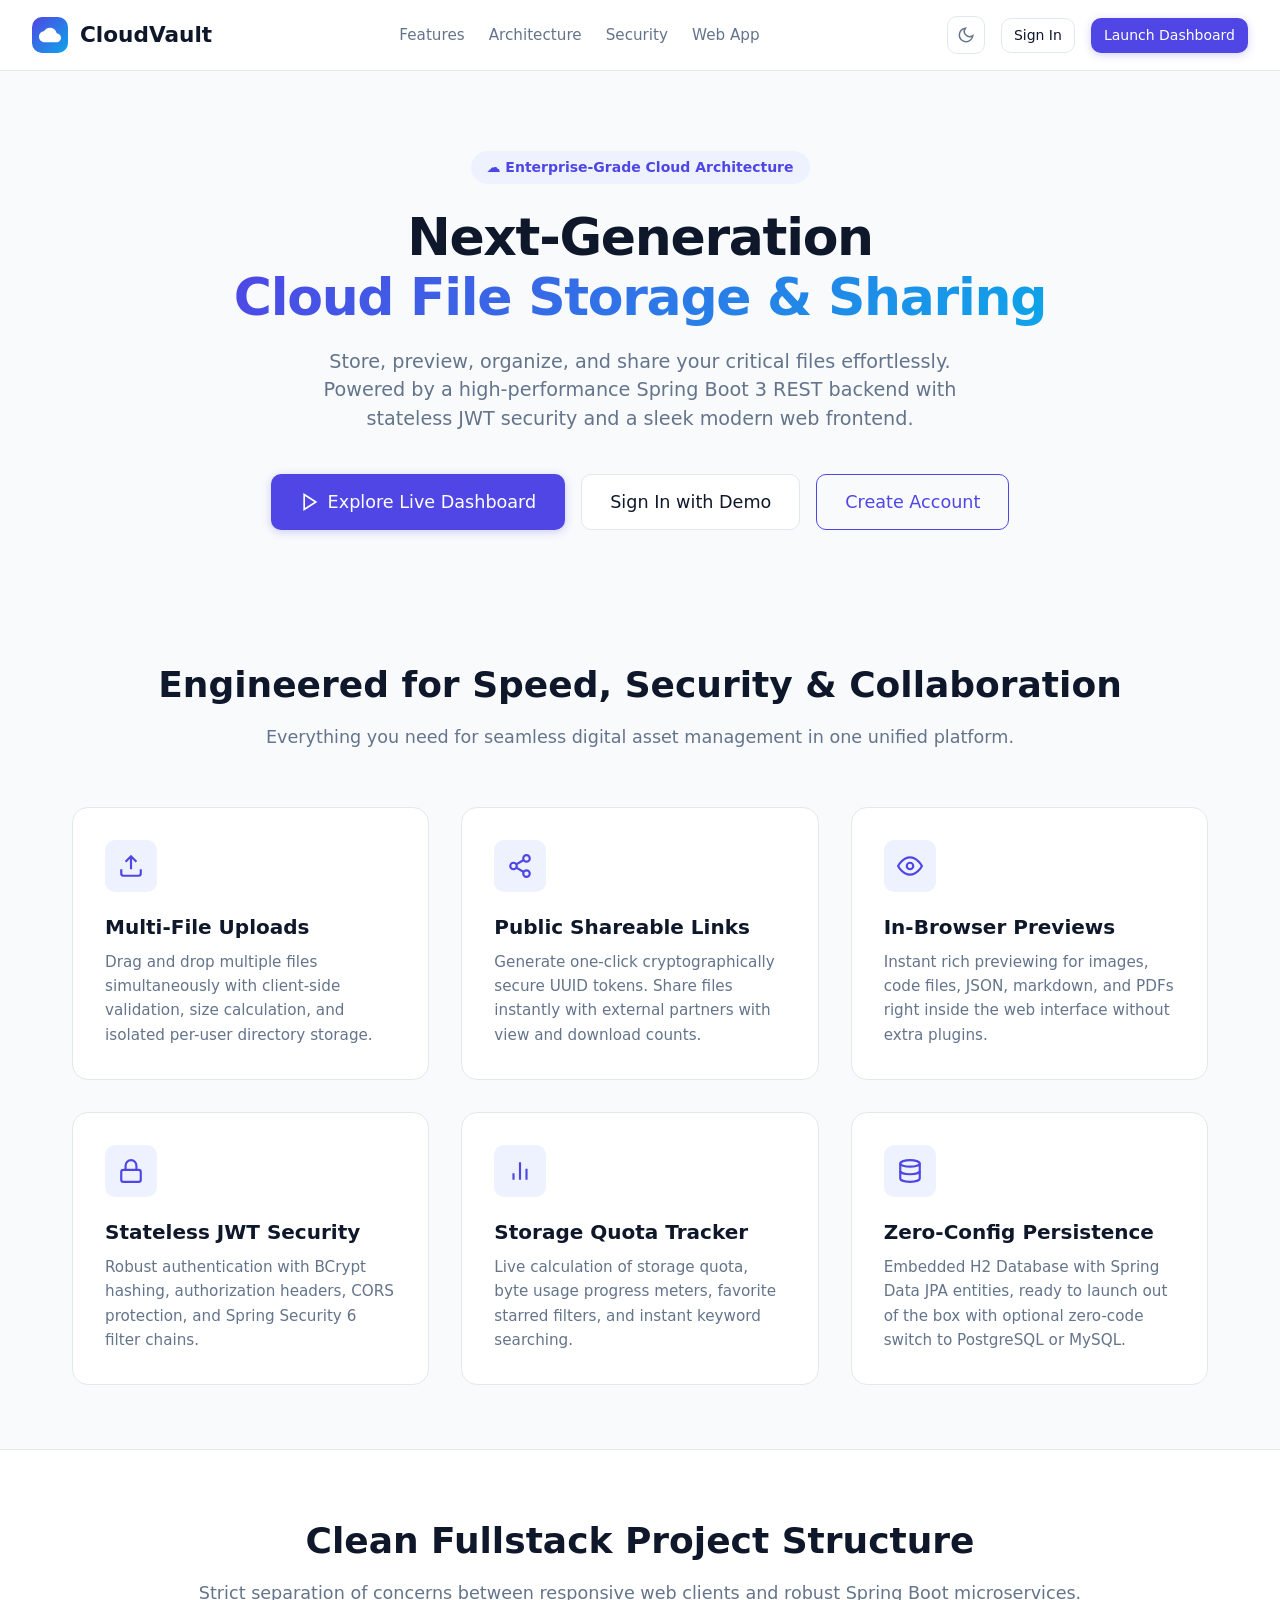
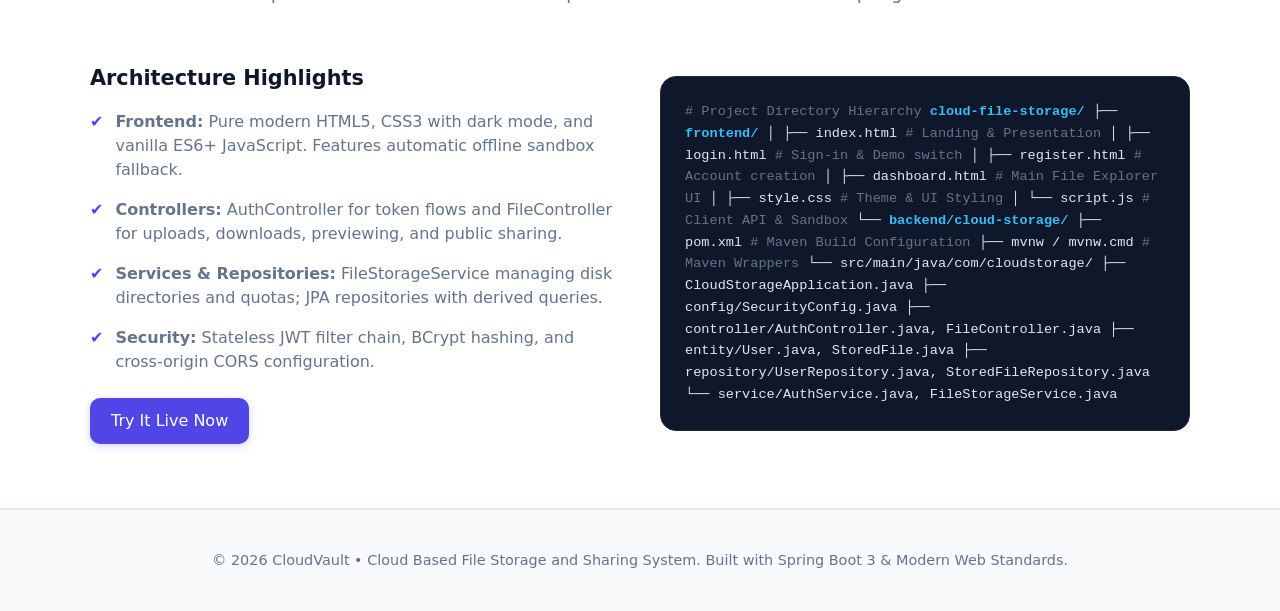
<file: index.html>
<!DOCTYPE html>
<html lang="en">
<head>
  <meta charset="UTF-8">
  <meta name="viewport" content="width=device-width, initial-scale=1.0">
  <title>CloudVault | Cloud-Based File Storage and Sharing System</title>
  <link rel="stylesheet" href="style.css">
  <link rel="icon" href="data:image/svg+xml,<svg xmlns='http://www.w3.org/2000/svg' viewBox='0 0 24 24' fill='%234f46e5'><path d='M19.35 10.04C18.67 6.59 15.64 4 12 4 9.11 4 6.6 5.64 5.35 8.04 2.34 8.36 0 10.91 0 14c0 3.31 2.69 6 6 6h13c2.76 0 5-2.24 5-5 0-2.64-2.05-4.78-4.65-4.96z'/></svg>">
</head>
<body>

  <!-- Navigation Bar -->
  <header class="navbar">
    <a href="index.html" class="nav-brand">
      <div class="brand-icon">
        <svg width="22" height="22" viewBox="0 0 24 24" fill="currentColor">
          <path d="M19.35 10.04C18.67 6.59 15.64 4 12 4 9.11 4 6.6 5.64 5.35 8.04 2.34 8.36 0 10.91 0 14c0 3.31 2.69 6 6 6h13c2.76 0 5-2.24 5-5 0-2.64-2.05-4.78-4.65-4.96z"/>
        </svg>
      </div>
      <span>CloudVault</span>
    </a>

    <ul class="nav-links">
      <li><a href="#features">Features</a></li>
      <li><a href="#architecture">Architecture</a></li>
      <li><a href="#security">Security</a></li>
      <li><a href="dashboard.html">Web App</a></li>
    </ul>

    <div class="nav-actions">
      <button id="theme-toggle-btn" class="theme-toggle" title="Toggle Dark/Light Mode">
        <svg width="18" height="18" viewBox="0 0 24 24" fill="none" stroke="currentColor" stroke-width="2">
          <path d="M21 12.79A9 9 0 1 1 11.21 3 7 7 0 0 0 21 12.79z"></path>
        </svg>
      </button>
      <a href="login.html" class="btn btn-secondary btn-sm">Sign In</a>
      <a href="dashboard.html" class="btn btn-primary btn-sm">Launch Dashboard</a>
    </div>
  </header>

  <!-- Hero Section -->
  <main>
    <section class="hero">
      <div class="hero-pill">
        <span>☁️ Enterprise-Grade Cloud Architecture</span>
      </div>

      <h1>
        Next-Generation <br>
        <span class="gradient-text">Cloud File Storage & Sharing</span>
      </h1>

      <p>
        Store, preview, organize, and share your critical files effortlessly. Powered by a high-performance Spring Boot 3 REST backend with stateless JWT security and a sleek modern web frontend.
      </p>

      <div class="hero-cta">
        <a href="dashboard.html" class="btn btn-primary btn-lg">
          <svg width="20" height="20" viewBox="0 0 24 24" fill="none" stroke="currentColor" stroke-width="2">
            <polygon points="5 3 19 12 5 21 5 3"></polygon>
          </svg>
          Explore Live Dashboard
        </a>
        <a href="login.html" class="btn btn-secondary btn-lg">Sign In with Demo</a>
        <a href="register.html" class="btn btn-outline btn-lg">Create Account</a>
      </div>
    </section>

    <!-- Key Features Section -->
    <section id="features" class="features-section">
      <div class="section-header">
        <h2>Engineered for Speed, Security & Collaboration</h2>
        <p>Everything you need for seamless digital asset management in one unified platform.</p>
      </div>

      <div class="features-grid">
        <!-- Feature 1 -->
        <div class="feature-card">
          <div class="feature-icon-wrapper">
            <svg width="26" height="26" viewBox="0 0 24 24" fill="none" stroke="currentColor" stroke-width="2">
              <path d="M21 15v4a2 2 0 0 1-2 2H5a2 2 0 0 1-2-2v-4"></path>
              <polyline points="17 8 12 3 7 8"></polyline>
              <line x1="12" y1="3" x2="12" y2="15"></line>
            </svg>
          </div>
          <h3>Multi-File Uploads</h3>
          <p>Drag and drop multiple files simultaneously with client-side validation, size calculation, and isolated per-user directory storage.</p>
        </div>

        <!-- Feature 2 -->
        <div class="feature-card">
          <div class="feature-icon-wrapper">
            <svg width="26" height="26" viewBox="0 0 24 24" fill="none" stroke="currentColor" stroke-width="2">
              <circle cx="18" cy="5" r="3"></circle>
              <circle cx="6" cy="12" r="3"></circle>
              <circle cx="18" cy="19" r="3"></circle>
              <line x1="8.59" y1="13.51" x2="15.42" y2="17.49"></line>
              <line x1="15.41" y1="6.51" x2="8.59" y2="10.49"></line>
            </svg>
          </div>
          <h3>Public Shareable Links</h3>
          <p>Generate one-click cryptographically secure UUID tokens. Share files instantly with external partners with view and download counts.</p>
        </div>

        <!-- Feature 3 -->
        <div class="feature-card">
          <div class="feature-icon-wrapper">
            <svg width="26" height="26" viewBox="0 0 24 24" fill="none" stroke="currentColor" stroke-width="2">
              <path d="M1 12s4-8 11-8 11 8 11 8-4 8-11 8-11-8-11-8z"></path>
              <circle cx="12" cy="12" r="3"></circle>
            </svg>
          </div>
          <h3>In-Browser Previews</h3>
          <p>Instant rich previewing for images, code files, JSON, markdown, and PDFs right inside the web interface without extra plugins.</p>
        </div>

        <!-- Feature 4 -->
        <div class="feature-card">
          <div class="feature-icon-wrapper">
            <svg width="26" height="26" viewBox="0 0 24 24" fill="none" stroke="currentColor" stroke-width="2">
              <rect x="3" y="11" width="18" height="11" rx="2" ry="2"></rect>
              <path d="M7 11V7a5 5 0 0 1 10 0v4"></path>
            </svg>
          </div>
          <h3>Stateless JWT Security</h3>
          <p>Robust authentication with BCrypt hashing, authorization headers, CORS protection, and Spring Security 6 filter chains.</p>
        </div>

        <!-- Feature 5 -->
        <div class="feature-card">
          <div class="feature-icon-wrapper">
            <svg width="26" height="26" viewBox="0 0 24 24" fill="none" stroke="currentColor" stroke-width="2">
              <line x1="18" y1="20" x2="18" y2="10"></line>
              <line x1="12" y1="20" x2="12" y2="4"></line>
              <line x1="6" y1="20" x2="6" y2="14"></line>
            </svg>
          </div>
          <h3>Storage Quota Tracker</h3>
          <p>Live calculation of storage quota, byte usage progress meters, favorite starred filters, and instant keyword searching.</p>
        </div>

        <!-- Feature 6 -->
        <div class="feature-card">
          <div class="feature-icon-wrapper">
            <svg width="26" height="26" viewBox="0 0 24 24" fill="none" stroke="currentColor" stroke-width="2">
              <ellipse cx="12" cy="5" rx="9" ry="3"></ellipse>
              <path d="M21 12c0 1.66-4 3-9 3s-9-1.34-9-3"></path>
              <path d="M3 5v14c0 1.66 4 3 9 3s9-1.34 9-3V5"></path>
            </svg>
          </div>
          <h3>Zero-Config Persistence</h3>
          <p>Embedded H2 Database with Spring Data JPA entities, ready to launch out of the box with optional zero-code switch to PostgreSQL or MySQL.</p>
        </div>
      </div>
    </section>

    <!-- Architecture Breakdown Section -->
    <section id="architecture" class="arch-section">
      <div class="arch-container">
        <div class="section-header">
          <h2>Clean Fullstack Project Structure</h2>
          <p>Strict separation of concerns between responsive web clients and robust Spring Boot microservices.</p>
        </div>

        <div class="arch-grid">
          <div>
            <h3 style="margin-bottom: 1rem; font-size: 1.3rem;">Architecture Highlights</h3>
            <ul style="list-style: none; display: flex; flex-direction: column; gap: 1rem; color: var(--text-muted);">
              <li style="display: flex; gap: 0.75rem;">
                <span style="color: var(--primary); font-weight: bold;">✔</span>
                <span><strong>Frontend:</strong> Pure modern HTML5, CSS3 with dark mode, and vanilla ES6+ JavaScript. Features automatic offline sandbox fallback.</span>
              </li>
              <li style="display: flex; gap: 0.75rem;">
                <span style="color: var(--primary); font-weight: bold;">✔</span>
                <span><strong>Controllers:</strong> AuthController for token flows and FileController for uploads, downloads, previewing, and public sharing.</span>
              </li>
              <li style="display: flex; gap: 0.75rem;">
                <span style="color: var(--primary); font-weight: bold;">✔</span>
                <span><strong>Services & Repositories:</strong> FileStorageService managing disk directories and quotas; JPA repositories with derived queries.</span>
              </li>
              <li style="display: flex; gap: 0.75rem;">
                <span style="color: var(--primary); font-weight: bold;">✔</span>
                <span><strong>Security:</strong> Stateless JWT filter chain, BCrypt hashing, and cross-origin CORS configuration.</span>
              </li>
            </ul>
            <div style="margin-top: 1.5rem;">
              <a href="dashboard.html" class="btn btn-primary">Try It Live Now</a>
            </div>
          </div>

          <div class="code-box">
<span class="comment"># Project Directory Hierarchy</span>
<span class="highlight">cloud-file-storage/</span>
├── <span class="highlight">frontend/</span>
│   ├── index.html       <span class="comment"># Landing & Presentation</span>
│   ├── login.html       <span class="comment"># Sign-in & Demo switch</span>
│   ├── register.html    <span class="comment"># Account creation</span>
│   ├── dashboard.html   <span class="comment"># Main File Explorer UI</span>
│   ├── style.css        <span class="comment"># Theme & UI Styling</span>
│   └── script.js        <span class="comment"># Client API & Sandbox</span>
└── <span class="highlight">backend/cloud-storage/</span>
    ├── pom.xml          <span class="comment"># Maven Build Configuration</span>
    ├── mvnw / mvnw.cmd  <span class="comment"># Maven Wrappers</span>
    └── src/main/java/com/cloudstorage/
        ├── CloudStorageApplication.java
        ├── config/SecurityConfig.java
        ├── controller/AuthController.java, FileController.java
        ├── entity/User.java, StoredFile.java
        ├── repository/UserRepository.java, StoredFileRepository.java
        └── service/AuthService.java, FileStorageService.java
          </div>
        </div>
      </div>
    </section>
  </main>

  <!-- Footer -->
  <footer style="padding: 2.5rem 2rem; border-top: 1px solid var(--border); text-align: center; color: var(--text-muted); font-size: 0.9rem;">
    <p>&copy; 2026 CloudVault &bull; Cloud Based File Storage and Sharing System. Built with Spring Boot 3 & Modern Web Standards.</p>
  </footer>

  <script src="script.js"></script>
</body>
</html>
</file>
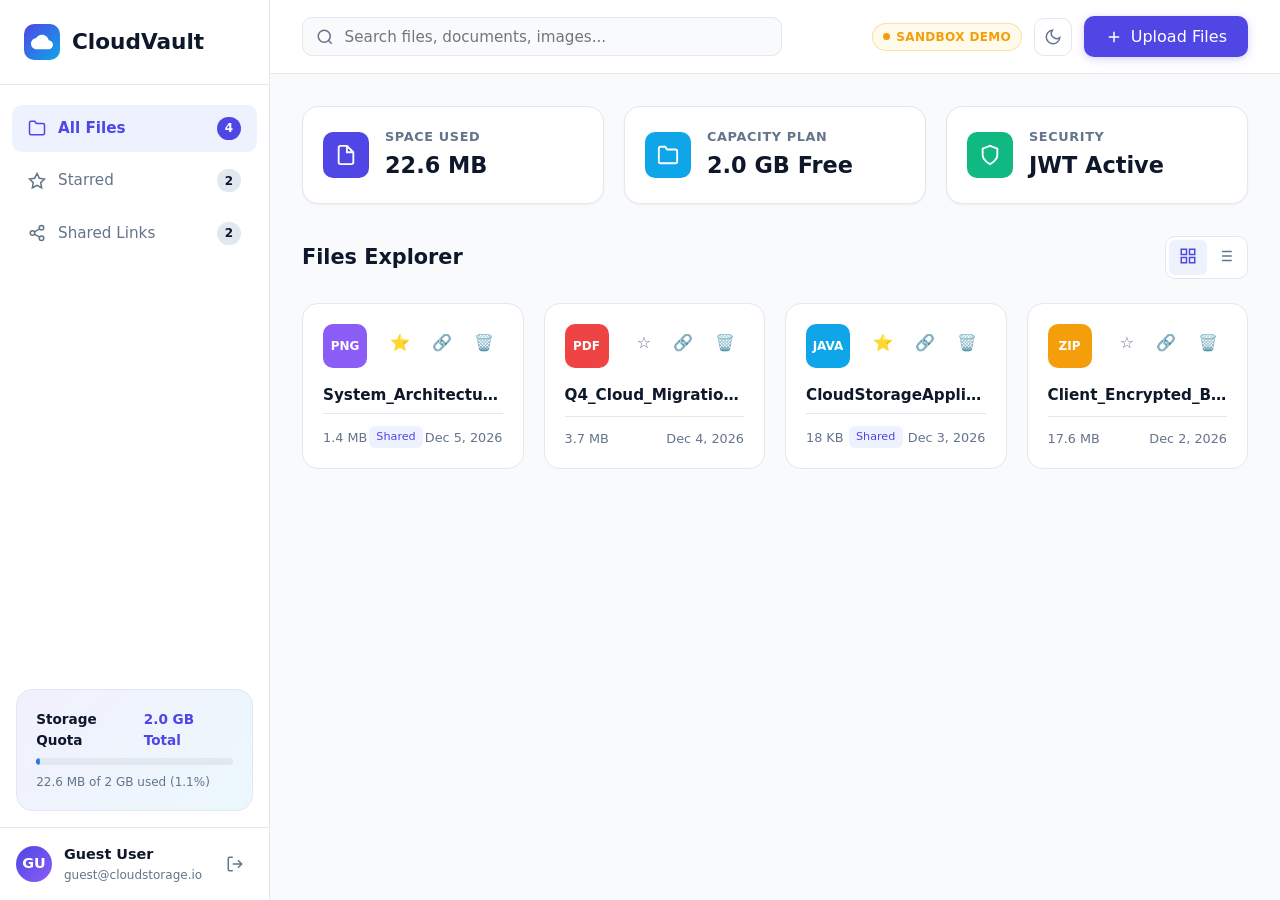
<file: dashboard.html>
<!DOCTYPE html>
<html lang="en">
<head>
  <meta charset="UTF-8">
  <meta name="viewport" content="width=device-width, initial-scale=1.0">
  <title>Dashboard - CloudVault</title>
  <link rel="stylesheet" href="style.css">
  <link rel="icon" href="data:image/svg+xml,<svg xmlns='http://www.w3.org/2000/svg' viewBox='0 0 24 24' fill='%234f46e5'><path d='M19.35 10.04C18.67 6.59 15.64 4 12 4 9.11 4 6.6 5.64 5.35 8.04 2.34 8.36 0 10.91 0 14c0 3.31 2.69 6 6 6h13c2.76 0 5-2.24 5-5 0-2.64-2.05-4.78-4.65-4.96z'/></svg>">
</head>
<body>

  <div class="dashboard-layout">
    <!-- Sidebar -->
    <aside class="sidebar">
      <div class="sidebar-header">
        <a href="index.html" class="nav-brand">
          <div class="brand-icon">
            <svg width="22" height="22" viewBox="0 0 24 24" fill="currentColor">
              <path d="M19.35 10.04C18.67 6.59 15.64 4 12 4 9.11 4 6.6 5.64 5.35 8.04 2.34 8.36 0 10.91 0 14c0 3.31 2.69 6 6 6h13c2.76 0 5-2.24 5-5 0-2.64-2.05-4.78-4.65-4.96z"/>
            </svg>
          </div>
          <span>CloudVault</span>
        </a>
      </div>

      <nav class="sidebar-nav">
        <a class="sidebar-nav-item active" data-filter="all">
          <div class="nav-left">
            <svg width="18" height="18" viewBox="0 0 24 24" fill="none" stroke="currentColor" stroke-width="2">
              <path d="M22 19a2 2 0 0 1-2 2H4a2 2 0 0 1-2-2V5a2 2 0 0 1 2-2h5l2 3h9a2 2 0 0 1 2 2z"></path>
            </svg>
            <span>All Files</span>
          </div>
          <span class="badge-count" id="stat-total-files">0</span>
        </a>

        <a class="sidebar-nav-item" data-filter="starred">
          <div class="nav-left">
            <svg width="18" height="18" viewBox="0 0 24 24" fill="none" stroke="currentColor" stroke-width="2">
              <polygon points="12 2 15.09 8.26 22 9.27 17 14.14 18.18 21.02 12 17.77 5.82 21.02 7 14.14 2 9.27 8.91 8.26 12 2"></polygon>
            </svg>
            <span>Starred</span>
          </div>
          <span class="badge-count" id="stat-starred-files">0</span>
        </a>

        <a class="sidebar-nav-item" data-filter="shared">
          <div class="nav-left">
            <svg width="18" height="18" viewBox="0 0 24 24" fill="none" stroke="currentColor" stroke-width="2">
              <circle cx="18" cy="5" r="3"></circle>
              <circle cx="6" cy="12" r="3"></circle>
              <circle cx="18" cy="19" r="3"></circle>
              <line x1="8.59" y1="13.51" x2="15.42" y2="17.49"></line>
              <line x1="15.41" y1="6.51" x2="8.59" y2="10.49"></line>
            </svg>
            <span>Shared Links</span>
          </div>
          <span class="badge-count" id="stat-shared-files">0</span>
        </a>
      </nav>

      <!-- Storage Meter Card -->
      <div class="storage-card">
        <div class="storage-info-header">
          <span>Storage Quota</span>
          <span style="color: var(--primary);">2.0 GB Total</span>
        </div>
        <div class="progress-bar-bg">
          <div id="storage-progress-fill" class="progress-bar-fill" style="width: 5%;"></div>
        </div>
        <div id="storage-text" class="storage-detail-text">Calculating usage...</div>
      </div>

      <!-- User Profile Card -->
      <div class="sidebar-footer">
        <div class="user-profile-badge">
          <div class="avatar" id="user-avatar">DV</div>
          <div class="user-info">
            <div class="user-name" id="user-display-name">Demo User</div>
            <div class="user-email" id="user-display-email">demo@cloudstorage.io</div>
          </div>
        </div>
        <button class="btn-icon" title="Logout" onclick="logout()">
          <svg width="18" height="18" viewBox="0 0 24 24" fill="none" stroke="currentColor" stroke-width="2">
            <path d="M9 21H5a2 2 0 0 1-2-2V5a2 2 0 0 1 2-2h4"></path>
            <polyline points="16 17 21 12 16 7"></polyline>
            <line x1="21" y1="12" x2="9" y2="12"></line>
          </svg>
        </button>
      </div>
    </aside>

    <!-- Main Content Area -->
    <main class="dashboard-main">
      <!-- Topbar -->
      <header class="dashboard-topbar">
        <div class="search-box-wrapper">
          <svg width="18" height="18" viewBox="0 0 24 24" fill="none" stroke="currentColor" stroke-width="2">
            <circle cx="11" cy="11" r="8"></circle>
            <line x1="21" y1="21" x2="16.65" y2="16.65"></line>
          </svg>
          <input type="text" id="dashboard-search" class="search-input" placeholder="Search files, documents, images...">
        </div>

        <div class="topbar-actions">
          <div id="api-status-badge" class="api-badge sandbox" title="Backend Status">
            <span class="dot"></span> Checking API...
          </div>

          <button id="theme-toggle-btn" class="theme-toggle" title="Toggle Dark/Light Mode">
            <svg width="18" height="18" viewBox="0 0 24 24" fill="none" stroke="currentColor" stroke-width="2">
              <path d="M21 12.79A9 9 0 1 1 11.21 3 7 7 0 0 0 21 12.79z"></path>
            </svg>
          </button>

          <button class="btn btn-primary" onclick="openModal('upload-modal')">
            <svg width="18" height="18" viewBox="0 0 24 24" fill="none" stroke="currentColor" stroke-width="2">
              <line x1="12" y1="5" x2="12" y2="19"></line>
              <line x1="5" y1="12" x2="19" y2="12"></line>
            </svg>
            <span>Upload Files</span>
          </button>
        </div>
      </header>

      <!-- Dashboard Body -->
      <section class="dashboard-content">
        <!-- Stats Summary Cards -->
        <div class="stats-grid">
          <div class="stat-card">
            <div class="stat-icon" style="background-color: var(--primary);">
              <svg width="22" height="22" viewBox="0 0 24 24" fill="none" stroke="currentColor" stroke-width="2">
                <path d="M13 2H6a2 2 0 0 0-2 2v16a2 2 0 0 0 2 2h12a2 2 0 0 0 2-2V9z"></path>
                <polyline points="13 2 13 9 20 9"></polyline>
              </svg>
            </div>
            <div class="stat-info">
              <h4>Space Used</h4>
              <div class="stat-number" id="stat-storage-used">0 B</div>
            </div>
          </div>

          <div class="stat-card">
            <div class="stat-icon" style="background-color: var(--secondary);">
              <svg width="22" height="22" viewBox="0 0 24 24" fill="none" stroke="currentColor" stroke-width="2">
                <path d="M22 19a2 2 0 0 1-2 2H4a2 2 0 0 1-2-2V5a2 2 0 0 1 2-2h5l2 3h9a2 2 0 0 1 2 2z"></path>
              </svg>
            </div>
            <div class="stat-info">
              <h4>Capacity Plan</h4>
              <div class="stat-number">2.0 GB Free</div>
            </div>
          </div>

          <div class="stat-card">
            <div class="stat-icon" style="background-color: var(--success);">
              <svg width="22" height="22" viewBox="0 0 24 24" fill="none" stroke="currentColor" stroke-width="2">
                <path d="M12 22s8-4 8-10V5l-8-3-8 3v7c0 6 8 10 8 10z"></path>
              </svg>
            </div>
            <div class="stat-info">
              <h4>Security</h4>
              <div class="stat-number">JWT Active</div>
            </div>
          </div>
        </div>

        <!-- File Toolbar -->
        <div class="file-toolbar">
          <div class="toolbar-left">
            <h2 style="font-size: 1.3rem; font-weight: 700;">Files Explorer</h2>
          </div>

          <div class="toolbar-right">
            <div class="view-toggle">
              <button id="view-grid-btn" class="view-toggle-btn active" title="Grid View">
                <svg width="18" height="18" viewBox="0 0 24 24" fill="none" stroke="currentColor" stroke-width="2">
                  <rect x="3" y="3" width="7" height="7"></rect>
                  <rect x="14" y="3" width="7" height="7"></rect>
                  <rect x="14" y="14" width="7" height="7"></rect>
                  <rect x="3" y="14" width="7" height="7"></rect>
                </svg>
              </button>
              <button id="view-list-btn" class="view-toggle-btn" title="List View">
                <svg width="18" height="18" viewBox="0 0 24 24" fill="none" stroke="currentColor" stroke-width="2">
                  <line x1="8" y1="6" x2="21" y2="6"></line>
                  <line x1="8" y1="12" x2="21" y2="12"></line>
                  <line x1="8" y1="18" x2="21" y2="18"></line>
                  <line x1="3" y1="6" x2="3.01" y2="6"></line>
                  <line x1="3" y1="12" x2="3.01" y2="12"></line>
                  <line x1="3" y1="18" x2="3.01" y2="18"></line>
                </svg>
              </button>
            </div>
          </div>
        </div>

        <!-- Files Display Container -->
        <div id="files-container" class="file-grid"></div>

        <!-- Empty State -->
        <div id="empty-state" class="empty-state" style="display: none;">
          <div class="empty-state-icon">
            <svg width="36" height="36" viewBox="0 0 24 24" fill="none" stroke="currentColor" stroke-width="2">
              <path d="M21 15v4a2 2 0 0 1-2 2H5a2 2 0 0 1-2-2v-4"></path>
              <polyline points="17 8 12 3 7 8"></polyline>
              <line x1="12" y1="3" x2="12" y2="15"></line>
            </svg>
          </div>
          <h3>No Files Found</h3>
          <p>Get started by uploading your first document, image, or archive to CloudVault.</p>
          <button class="btn btn-primary" onclick="openModal('upload-modal')">Upload Files Now</button>
        </div>
      </section>
    </main>
  </div>

  <!-- Upload Modal -->
  <div id="upload-modal" class="modal-backdrop">
    <div class="modal-dialog">
      <div class="modal-header">
        <h3>Upload Files</h3>
        <button class="btn-icon" onclick="closeModal('upload-modal')">&times;</button>
      </div>
      <div class="modal-body">
        <input type="file" id="upload-input" multiple style="display: none;">
        <div id="modal-dropzone" class="dropzone">
          <div class="dropzone-icon">
            <svg width="48" height="48" viewBox="0 0 24 24" fill="none" stroke="currentColor" stroke-width="2">
              <path d="M21 15v4a2 2 0 0 1-2 2H5a2 2 0 0 1-2-2v-4"></path>
              <polyline points="17 8 12 3 7 8"></polyline>
              <line x1="12" y1="3" x2="12" y2="15"></line>
            </svg>
          </div>
          <h4>Click to browse or drag and drop files here</h4>
          <p>Supports Images, Documents, Videos, Code, and Archives up to 50 MB each</p>
        </div>

        <div id="upload-queue-list" class="upload-queue"></div>
      </div>
      <div class="modal-footer">
        <button class="btn btn-secondary" onclick="closeModal('upload-modal')">Cancel</button>
        <button id="confirm-upload-btn" class="btn btn-primary" disabled onclick="executeUpload()">Start Upload</button>
      </div>
    </div>
  </div>

  <!-- Share Link Modal -->
  <div id="share-modal" class="modal-backdrop">
    <div class="modal-dialog">
      <div class="modal-header">
        <h3>Share File</h3>
        <button class="btn-icon" onclick="closeModal('share-modal')">&times;</button>
      </div>
      <div class="modal-body">
        <p>Sharing: <strong id="share-file-name" style="color: var(--primary);">file.ext</strong></p>
        <div id="share-status-indicator" style="font-size: 0.85rem; margin-top: 0.5rem;"></div>

        <div class="share-link-box">
          <input type="text" id="share-link-input" class="form-control" readonly>
          <button class="btn btn-primary" onclick="copyShareLink()">Copy Link</button>
        </div>
      </div>
      <div class="modal-footer">
        <button class="btn btn-secondary" onclick="closeModal('share-modal')">Done</button>
      </div>
    </div>
  </div>

  <!-- File Preview Modal -->
  <div id="preview-modal" class="modal-backdrop">
    <div class="modal-dialog preview-modal-dialog">
      <div class="modal-header">
        <h3 id="preview-modal-title">File Preview</h3>
        <button class="btn-icon" onclick="closeModal('preview-modal')">&times;</button>
      </div>
      <div class="modal-body">
        <div id="preview-modal-body" class="preview-content"></div>
      </div>
      <div class="modal-footer">
        <button id="preview-download-btn" class="btn btn-primary">⬇️ Download File</button>
        <button class="btn btn-secondary" onclick="closeModal('preview-modal')">Close</button>
      </div>
    </div>
  </div>

  <script src="script.js"></script>
  <script>
    document.addEventListener('DOMContentLoaded', () => {
      initDashboard();
    });
  </script>
</body>
</html>
</file>
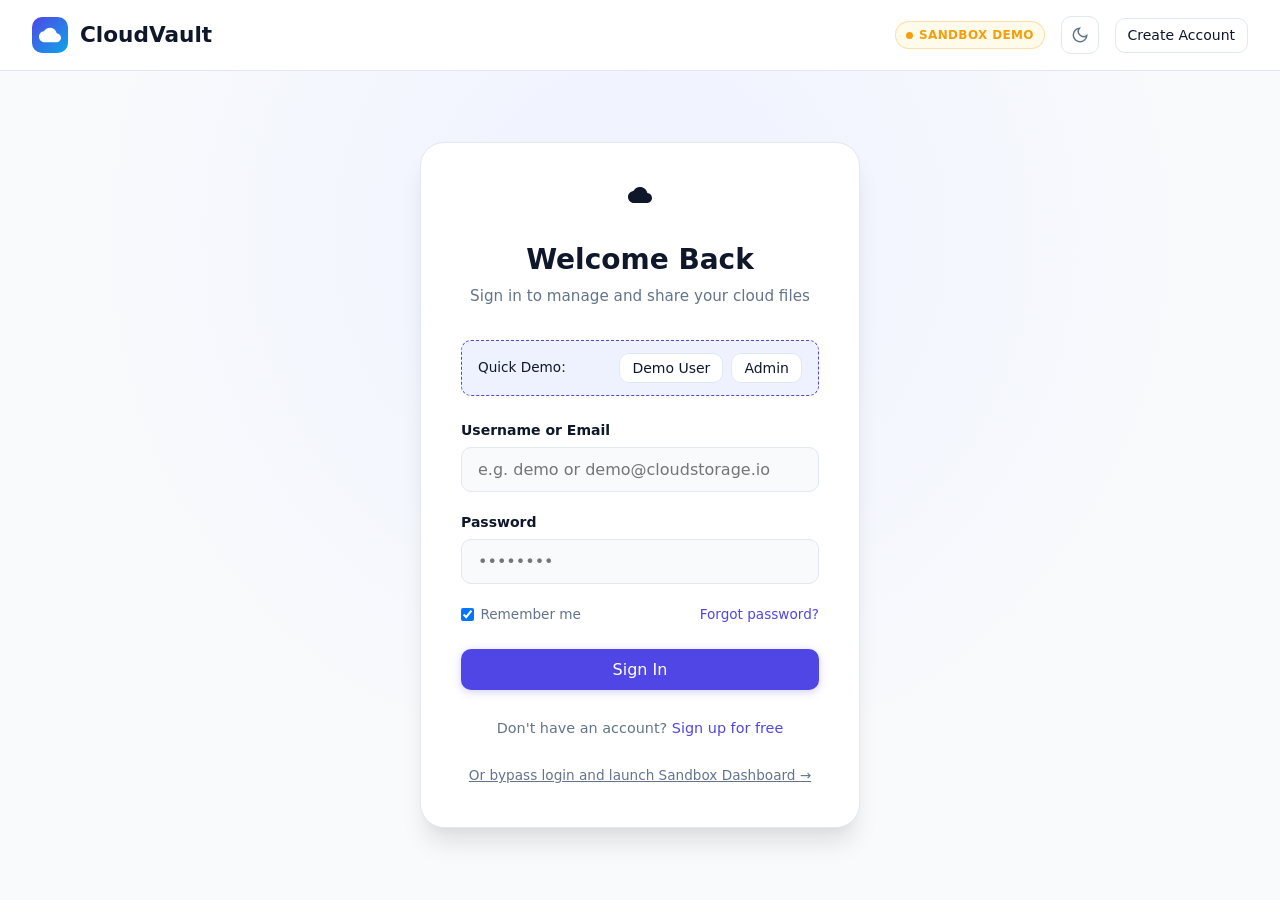
<file: login.html>
<!DOCTYPE html>
<html lang="en">
<head>
  <meta charset="UTF-8">
  <meta name="viewport" content="width=device-width, initial-scale=1.0">
  <title>Sign In - CloudVault</title>
  <link rel="stylesheet" href="style.css">
  <link rel="icon" href="data:image/svg+xml,<svg xmlns='http://www.w3.org/2000/svg' viewBox='0 0 24 24' fill='%234f46e5'><path d='M19.35 10.04C18.67 6.59 15.64 4 12 4 9.11 4 6.6 5.64 5.35 8.04 2.34 8.36 0 10.91 0 14c0 3.31 2.69 6 6 6h13c2.76 0 5-2.24 5-5 0-2.64-2.05-4.78-4.65-4.96z'/></svg>">
</head>
<body>

  <!-- Minimal Nav -->
  <header class="navbar">
    <a href="index.html" class="nav-brand">
      <div class="brand-icon">
        <svg width="22" height="22" viewBox="0 0 24 24" fill="currentColor">
          <path d="M19.35 10.04C18.67 6.59 15.64 4 12 4 9.11 4 6.6 5.64 5.35 8.04 2.34 8.36 0 10.91 0 14c0 3.31 2.69 6 6 6h13c2.76 0 5-2.24 5-5 0-2.64-2.05-4.78-4.65-4.96z"/>
        </svg>
      </div>
      <span>CloudVault</span>
    </a>

    <div class="nav-actions">
      <div id="api-status-badge" class="api-badge sandbox" title="Backend Status">
        <span class="dot"></span> Checking API...
      </div>
      <button id="theme-toggle-btn" class="theme-toggle" title="Toggle Dark/Light Mode">
        <svg width="18" height="18" viewBox="0 0 24 24" fill="none" stroke="currentColor" stroke-width="2">
          <path d="M21 12.79A9 9 0 1 1 11.21 3 7 7 0 0 0 21 12.79z"></path>
        </svg>
      </button>
      <a href="register.html" class="btn btn-secondary btn-sm">Create Account</a>
    </div>
  </header>

  <!-- Login Form Wrapper -->
  <main class="auth-wrapper">
    <div class="auth-card">
      <div class="auth-header">
        <div class="brand-icon" style="margin: 0 auto; width: 44px; height: 44px;">
          <svg width="24" height="24" viewBox="0 0 24 24" fill="currentColor">
            <path d="M19.35 10.04C18.67 6.59 15.64 4 12 4 9.11 4 6.6 5.64 5.35 8.04 2.34 8.36 0 10.91 0 14c0 3.31 2.69 6 6 6h13c2.76 0 5-2.24 5-5 0-2.64-2.05-4.78-4.65-4.96z"/>
          </svg>
        </div>
        <h1>Welcome Back</h1>
        <p>Sign in to manage and share your cloud files</p>
      </div>

      <!-- Quick Demo Account Fill -->
      <div class="demo-account-box">
        <span>Quick Demo:</span>
        <div style="display: flex; gap: 0.5rem;">
          <button type="button" class="btn btn-secondary btn-sm" onclick="fillDemoAccount('demo')">Demo User</button>
          <button type="button" class="btn btn-secondary btn-sm" onclick="fillDemoAccount('admin')">Admin</button>
        </div>
      </div>

      <form id="login-form" onsubmit="handleLogin(event)">
        <div class="form-group">
          <label for="login-username">Username or Email</label>
          <input type="text" id="login-username" class="form-control" placeholder="e.g. demo or demo@cloudstorage.io" required>
        </div>

        <div class="form-group">
          <label for="login-password">Password</label>
          <input type="password" id="login-password" class="form-control" placeholder="••••••••" required>
        </div>

        <div class="form-footer-actions">
          <label style="display: flex; align-items: center; gap: 0.4rem; cursor: pointer; color: var(--text-muted);">
            <input type="checkbox" checked> Remember me
          </label>
          <a href="#" onclick="showToast('Password reset link is available in full production deployments.', 'info')">Forgot password?</a>
        </div>

        <button type="submit" id="login-btn" class="btn btn-primary" style="width: 100%;">
          Sign In
        </button>
      </form>

      <div class="auth-switch">
        Don't have an account? <a href="register.html">Sign up for free</a>
      </div>

      <div style="margin-top: 1.5rem; text-align: center;">
        <a href="dashboard.html" style="font-size: 0.85rem; color: var(--text-muted); text-decoration: underline;">
          Or bypass login and launch Sandbox Dashboard &rarr;
        </a>
      </div>
    </div>
  </main>

  <script src="script.js"></script>
  <script>
    document.addEventListener('DOMContentLoaded', () => {
      checkBackendConnectivity();
    });
  </script>
</body>
</html>
</file>
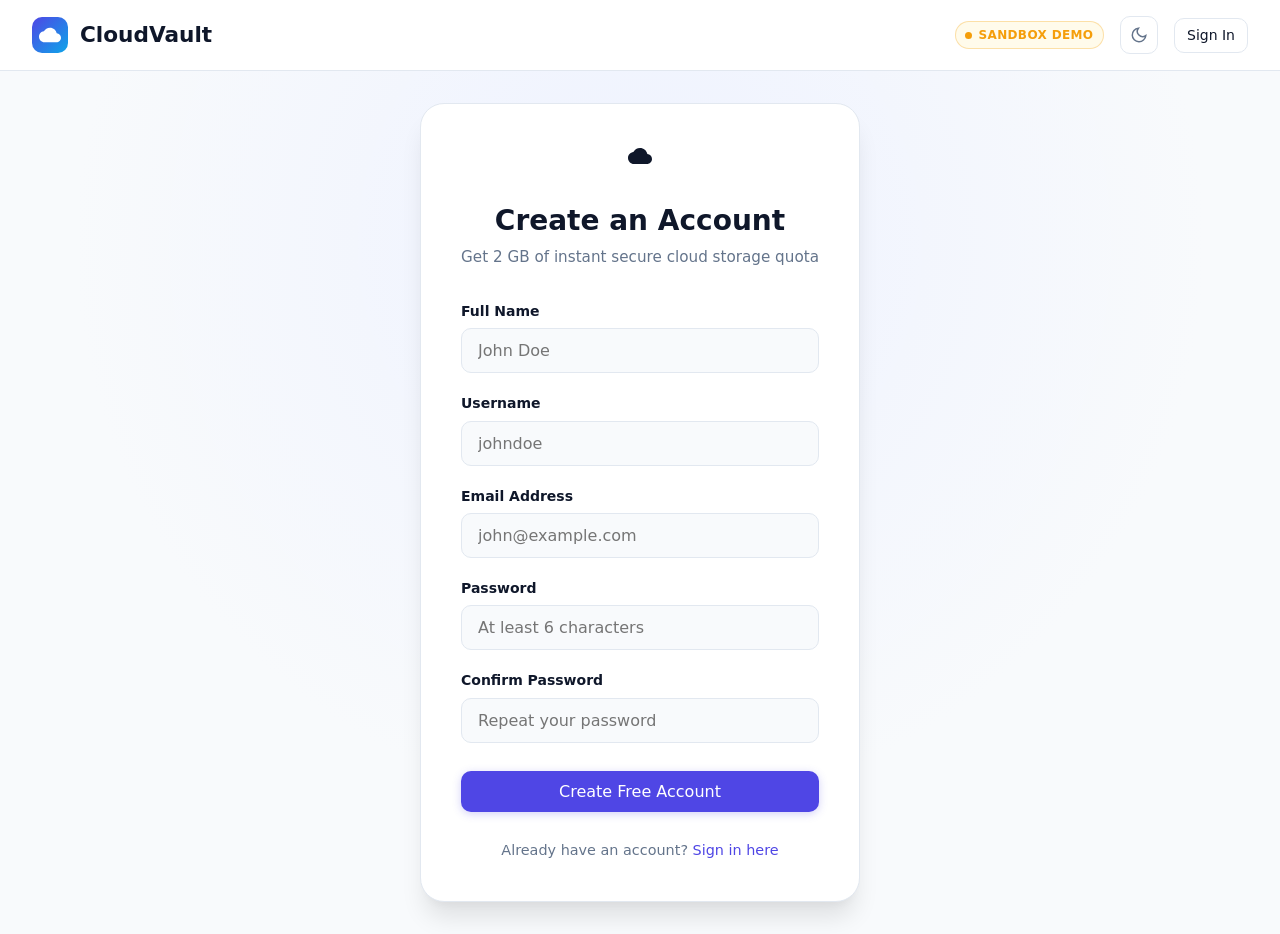
<file: register.html>
<!DOCTYPE html>
<html lang="en">
<head>
  <meta charset="UTF-8">
  <meta name="viewport" content="width=device-width, initial-scale=1.0">
  <title>Create Account - CloudVault</title>
  <link rel="stylesheet" href="style.css">
  <link rel="icon" href="data:image/svg+xml,<svg xmlns='http://www.w3.org/2000/svg' viewBox='0 0 24 24' fill='%234f46e5'><path d='M19.35 10.04C18.67 6.59 15.64 4 12 4 9.11 4 6.6 5.64 5.35 8.04 2.34 8.36 0 10.91 0 14c0 3.31 2.69 6 6 6h13c2.76 0 5-2.24 5-5 0-2.64-2.05-4.78-4.65-4.96z'/></svg>">
</head>
<body>

  <!-- Minimal Nav -->
  <header class="navbar">
    <a href="index.html" class="nav-brand">
      <div class="brand-icon">
        <svg width="22" height="22" viewBox="0 0 24 24" fill="currentColor">
          <path d="M19.35 10.04C18.67 6.59 15.64 4 12 4 9.11 4 6.6 5.64 5.35 8.04 2.34 8.36 0 10.91 0 14c0 3.31 2.69 6 6 6h13c2.76 0 5-2.24 5-5 0-2.64-2.05-4.78-4.65-4.96z"/>
        </svg>
      </div>
      <span>CloudVault</span>
    </a>

    <div class="nav-actions">
      <div id="api-status-badge" class="api-badge sandbox" title="Backend Status">
        <span class="dot"></span> Checking API...
      </div>
      <button id="theme-toggle-btn" class="theme-toggle" title="Toggle Dark/Light Mode">
        <svg width="18" height="18" viewBox="0 0 24 24" fill="none" stroke="currentColor" stroke-width="2">
          <path d="M21 12.79A9 9 0 1 1 11.21 3 7 7 0 0 0 21 12.79z"></path>
        </svg>
      </button>
      <a href="login.html" class="btn btn-secondary btn-sm">Sign In</a>
    </div>
  </header>

  <!-- Register Form Wrapper -->
  <main class="auth-wrapper">
    <div class="auth-card">
      <div class="auth-header">
        <div class="brand-icon" style="margin: 0 auto; width: 44px; height: 44px;">
          <svg width="24" height="24" viewBox="0 0 24 24" fill="currentColor">
            <path d="M19.35 10.04C18.67 6.59 15.64 4 12 4 9.11 4 6.6 5.64 5.35 8.04 2.34 8.36 0 10.91 0 14c0 3.31 2.69 6 6 6h13c2.76 0 5-2.24 5-5 0-2.64-2.05-4.78-4.65-4.96z"/>
          </svg>
        </div>
        <h1>Create an Account</h1>
        <p>Get 2 GB of instant secure cloud storage quota</p>
      </div>

      <form id="register-form" onsubmit="handleRegister(event)">
        <div class="form-group">
          <label for="reg-fullname">Full Name</label>
          <input type="text" id="reg-fullname" class="form-control" placeholder="John Doe" required>
        </div>

        <div class="form-group">
          <label for="reg-username">Username</label>
          <input type="text" id="reg-username" class="form-control" placeholder="johndoe" required>
        </div>

        <div class="form-group">
          <label for="reg-email">Email Address</label>
          <input type="email" id="reg-email" class="form-control" placeholder="john@example.com" required>
        </div>

        <div class="form-group">
          <label for="reg-password">Password</label>
          <input type="password" id="reg-password" class="form-control" placeholder="At least 6 characters" minlength="6" required>
        </div>

        <div class="form-group">
          <label for="reg-confirm-password">Confirm Password</label>
          <input type="password" id="reg-confirm-password" class="form-control" placeholder="Repeat your password" minlength="6" required>
        </div>

        <button type="submit" id="register-btn" class="btn btn-primary" style="width: 100%; margin-top: 0.5rem;">
          Create Free Account
        </button>
      </form>

      <div class="auth-switch">
        Already have an account? <a href="login.html">Sign in here</a>
      </div>
    </div>
  </main>

  <script src="script.js"></script>
  <script>
    document.addEventListener('DOMContentLoaded', () => {
      checkBackendConnectivity();
    });
  </script>
</body>
</html>
</file>
<file: style.css>
/* ==========================================================================
   CloudVault - Cloud File Storage and Sharing System
   Modern, Responsive CSS with Dark Mode Support
   ========================================================================== */

:root {
  --primary: #4f46e5;
  --primary-hover: #4338ca;
  --primary-light: #eef2ff;
  --primary-glow: rgba(79, 70, 229, 0.25);
  --secondary: #0ea5e9;
  --accent: #8b5cf6;
  
  --bg-body: #f8fafc;
  --bg-surface: #ffffff;
  --bg-card: #ffffff;
  --bg-card-hover: #f1f5f9;
  --bg-input: #f8fafc;
  
  --border: #e2e8f0;
  --border-focus: #6366f1;
  
  --text-main: #0f172a;
  --text-muted: #64748b;
  --text-inverse: #ffffff;
  
  --success: #10b981;
  --success-light: #ecfdf5;
  --danger: #ef4444;
  --danger-light: #fef2f2;
  --warning: #f59e0b;
  --warning-light: #fffbeb;
  --info: #3b82f6;
  --info-light: #eff6ff;

  --shadow-sm: 0 1px 2px 0 rgba(0, 0, 0, 0.05);
  --shadow-md: 0 4px 6px -1px rgba(0, 0, 0, 0.07), 0 2px 4px -2px rgba(0, 0, 0, 0.05);
  --shadow-lg: 0 10px 15px -3px rgba(0, 0, 0, 0.08), 0 4px 6px -4px rgba(0, 0, 0, 0.04);
  --shadow-xl: 0 20px 25px -5px rgba(0, 0, 0, 0.1), 0 8px 10px -6px rgba(0, 0, 0, 0.04);

  --radius-sm: 6px;
  --radius-md: 10px;
  --radius-lg: 16px;
  --radius-xl: 24px;
  --radius-full: 9999px;

  --transition: all 0.2s cubic-bezier(0.4, 0, 0.2, 1);
  --font-family: system-ui, -apple-system, BlinkMacSystemFont, 'Segoe UI', Roboto, Oxygen, Ubuntu, Cantarell, sans-serif;
}

[data-theme="dark"] {
  --bg-body: #0b0f19;
  --bg-surface: #111827;
  --bg-card: #1f2937;
  --bg-card-hover: #283548;
  --bg-input: #111827;
  
  --border: #374151;
  --border-focus: #818cf8;
  
  --text-main: #f9fafb;
  --text-muted: #9ca3af;
  --text-inverse: #111827;

  --primary-light: rgba(79, 70, 229, 0.2);
  --primary-glow: rgba(99, 102, 241, 0.35);
  
  --shadow-sm: 0 1px 2px 0 rgba(0, 0, 0, 0.4);
  --shadow-md: 0 4px 6px -1px rgba(0, 0, 0, 0.4);
  --shadow-lg: 0 10px 15px -3px rgba(0, 0, 0, 0.5);
  --shadow-xl: 0 20px 25px -5px rgba(0, 0, 0, 0.6);
}

/* Base Resets */
*, *::before, *::after {
  box-sizing: border-box;
  margin: 0;
  padding: 0;
}

body {
  font-family: var(--font-family);
  background-color: var(--bg-body);
  color: var(--text-main);
  line-height: 1.5;
  -webkit-font-smoothing: antialiased;
  min-height: 100vh;
  display: flex;
  flex-direction: column;
  transition: background-color 0.3s ease, color 0.3s ease;
}

a {
  color: var(--primary);
  text-decoration: none;
  transition: var(--transition);
}

a:hover {
  color: var(--primary-hover);
}

button, input, select, textarea {
  font-family: inherit;
  font-size: inherit;
}

/* ==========================================================================
   Utility Classes & Buttons
   ========================================================================== */
.btn {
  display: inline-flex;
  align-items: center;
  justify-content: center;
  gap: 0.5rem;
  padding: 0.625rem 1.25rem;
  font-weight: 500;
  border-radius: var(--radius-md);
  border: 1px solid transparent;
  cursor: pointer;
  transition: var(--transition);
  text-decoration: none;
  white-space: nowrap;
}

.btn-primary {
  background-color: var(--primary);
  color: #ffffff;
  box-shadow: 0 2px 8px var(--primary-glow);
}
.btn-primary:hover {
  background-color: var(--primary-hover);
  transform: translateY(-1px);
  box-shadow: 0 4px 12px var(--primary-glow);
}

.btn-secondary {
  background-color: var(--bg-surface);
  color: var(--text-main);
  border-color: var(--border);
}
.btn-secondary:hover {
  background-color: var(--bg-card-hover);
  border-color: var(--text-muted);
}

.btn-outline {
  background-color: transparent;
  color: var(--primary);
  border-color: var(--primary);
}
.btn-outline:hover {
  background-color: var(--primary-light);
}

.btn-danger {
  background-color: var(--danger);
  color: #ffffff;
}
.btn-danger:hover {
  background-color: #dc2626;
}

.btn-sm {
  padding: 0.375rem 0.75rem;
  font-size: 0.875rem;
}

.btn-lg {
  padding: 0.875rem 1.75rem;
  font-size: 1.1rem;
}

.btn-icon {
  padding: 0.5rem;
  border-radius: var(--radius-md);
  background: transparent;
  border: 1px solid transparent;
  color: var(--text-muted);
  cursor: pointer;
  display: inline-flex;
  align-items: center;
  justify-content: center;
  transition: var(--transition);
}
.btn-icon:hover {
  background-color: var(--primary-light);
  color: var(--primary);
}

/* ==========================================================================
   Navigation Bar (Public & Dashboard)
   ========================================================================== */
.navbar {
  display: flex;
  align-items: center;
  justify-content: space-between;
  padding: 1rem 2rem;
  background-color: var(--bg-surface);
  border-bottom: 1px solid var(--border);
  position: sticky;
  top: 0;
  z-index: 50;
  backdrop-filter: blur(8px);
}

.nav-brand {
  display: flex;
  align-items: center;
  gap: 0.75rem;
  font-size: 1.35rem;
  font-weight: 700;
  color: var(--text-main);
  text-decoration: none;
}

.nav-brand .brand-icon {
  width: 36px;
  height: 36px;
  background: linear-gradient(135deg, var(--primary), var(--secondary));
  border-radius: var(--radius-md);
  display: flex;
  align-items: center;
  justify-content: center;
  color: #fff;
}

.nav-links {
  display: flex;
  align-items: center;
  gap: 1.5rem;
  list-style: none;
}

.nav-links a {
  color: var(--text-muted);
  font-weight: 500;
  font-size: 0.95rem;
}

.nav-links a:hover, .nav-links a.active {
  color: var(--primary);
}

.nav-actions {
  display: flex;
  align-items: center;
  gap: 1rem;
}

/* Theme Toggle Button */
.theme-toggle {
  background: none;
  border: 1px solid var(--border);
  color: var(--text-muted);
  width: 38px;
  height: 38px;
  border-radius: var(--radius-md);
  display: flex;
  align-items: center;
  justify-content: center;
  cursor: pointer;
  transition: var(--transition);
}
.theme-toggle:hover {
  color: var(--text-main);
  background-color: var(--bg-card-hover);
}

/* Backend Status Badge */
.api-badge {
  display: inline-flex;
  align-items: center;
  gap: 0.4rem;
  font-size: 0.75rem;
  padding: 0.25rem 0.6rem;
  border-radius: var(--radius-full);
  font-weight: 600;
  text-transform: uppercase;
  letter-spacing: 0.03em;
}
.api-badge.online {
  background-color: var(--success-light);
  color: var(--success);
  border: 1px solid rgba(16, 185, 129, 0.3);
}
.api-badge.sandbox {
  background-color: var(--warning-light);
  color: var(--warning);
  border: 1px solid rgba(245, 158, 11, 0.3);
}
.api-badge .dot {
  width: 7px;
  height: 7px;
  border-radius: 50%;
  background-color: currentColor;
  animation: pulseDot 1.8s infinite;
}

@keyframes pulseDot {
  0% { transform: scale(0.9); opacity: 0.8; }
  50% { transform: scale(1.3); opacity: 1; }
  100% { transform: scale(0.9); opacity: 0.8; }
}

/* ==========================================================================
   Hero Section & Landing Page
   ========================================================================== */
.hero {
  padding: 5rem 2rem 4rem;
  text-align: center;
  max-width: 900px;
  margin: 0 auto;
}

.hero-pill {
  display: inline-flex;
  align-items: center;
  gap: 0.5rem;
  background-color: var(--primary-light);
  color: var(--primary);
  padding: 0.375rem 1rem;
  border-radius: var(--radius-full);
  font-size: 0.875rem;
  font-weight: 600;
  margin-bottom: 1.5rem;
}

.hero h1 {
  font-size: 3.25rem;
  font-weight: 800;
  line-height: 1.15;
  letter-spacing: -0.025em;
  margin-bottom: 1.25rem;
}

.hero h1 .gradient-text {
  background: linear-gradient(135deg, var(--primary) 0%, var(--secondary) 100%);
  -webkit-background-clip: text;
  -webkit-text-fill-color: transparent;
}

.hero p {
  font-size: 1.2rem;
  color: var(--text-muted);
  max-width: 650px;
  margin: 0 auto 2.5rem;
}

.hero-cta {
  display: flex;
  align-items: center;
  justify-content: center;
  gap: 1rem;
  flex-wrap: wrap;
}

/* Features Grid */
.features-section {
  padding: 4rem 2rem;
  max-width: 1200px;
  margin: 0 auto;
}

.section-header {
  text-align: center;
  margin-bottom: 3.5rem;
}

.section-header h2 {
  font-size: 2.25rem;
  font-weight: 700;
  margin-bottom: 0.75rem;
}

.section-header p {
  color: var(--text-muted);
  font-size: 1.1rem;
}

.features-grid {
  display: grid;
  grid-template-columns: repeat(auto-fit, minmax(280px, 1fr));
  gap: 2rem;
}

.feature-card {
  background-color: var(--bg-surface);
  border: 1px solid var(--border);
  border-radius: var(--radius-lg);
  padding: 2rem;
  transition: var(--transition);
  position: relative;
  overflow: hidden;
}

.feature-card:hover {
  transform: translateY(-4px);
  box-shadow: var(--shadow-xl);
  border-color: var(--primary);
}

.feature-icon-wrapper {
  width: 52px;
  height: 52px;
  border-radius: var(--radius-md);
  background-color: var(--primary-light);
  color: var(--primary);
  display: flex;
  align-items: center;
  justify-content: center;
  margin-bottom: 1.25rem;
}

.feature-card h3 {
  font-size: 1.25rem;
  font-weight: 600;
  margin-bottom: 0.5rem;
}

.feature-card p {
  color: var(--text-muted);
  font-size: 0.95rem;
  line-height: 1.6;
}

/* Architecture Showcase */
.arch-section {
  background-color: var(--bg-surface);
  border-top: 1px solid var(--border);
  border-bottom: 1px solid var(--border);
  padding: 4rem 2rem;
}

.arch-container {
  max-width: 1100px;
  margin: 0 auto;
}

.arch-grid {
  display: grid;
  grid-template-columns: 1fr 1fr;
  gap: 2.5rem;
  align-items: center;
}

.code-box {
  background-color: #0f172a;
  color: #e2e8f0;
  padding: 1.5rem;
  border-radius: var(--radius-lg);
  font-family: 'Consolas', 'Courier New', monospace;
  font-size: 0.85rem;
  overflow-x: auto;
  line-height: 1.6;
  border: 1px solid #1e293b;
}

.code-box .highlight {
  color: #38bdf8;
  font-weight: 600;
}

.code-box .comment {
  color: #64748b;
}

/* ==========================================================================
   Auth Pages (Login & Register)
   ========================================================================== */
.auth-wrapper {
  min-height: calc(100vh - 72px);
  display: flex;
  align-items: center;
  justify-content: center;
  padding: 2rem;
  background: radial-gradient(circle at 50% 20%, var(--primary-light) 0%, transparent 60%);
}

.auth-card {
  width: 100%;
  max-width: 440px;
  background-color: var(--bg-surface);
  border: 1px solid var(--border);
  border-radius: var(--radius-xl);
  padding: 2.5rem;
  box-shadow: var(--shadow-xl);
}

.auth-header {
  text-align: center;
  margin-bottom: 2rem;
}

.auth-header h1 {
  font-size: 1.75rem;
  font-weight: 700;
  margin-top: 0.75rem;
}

.auth-header p {
  color: var(--text-muted);
  font-size: 0.95rem;
  margin-top: 0.25rem;
}

.demo-account-box {
  background-color: var(--primary-light);
  border: 1px dashed var(--primary);
  border-radius: var(--radius-md);
  padding: 0.75rem 1rem;
  margin-bottom: 1.5rem;
  font-size: 0.85rem;
  display: flex;
  align-items: center;
  justify-content: space-between;
}

.form-group {
  margin-bottom: 1.25rem;
}

.form-group label {
  display: block;
  font-size: 0.875rem;
  font-weight: 600;
  margin-bottom: 0.4rem;
  color: var(--text-main);
}

.form-control {
  width: 100%;
  padding: 0.75rem 1rem;
  border-radius: var(--radius-md);
  border: 1px solid var(--border);
  background-color: var(--bg-input);
  color: var(--text-main);
  outline: none;
  transition: var(--transition);
}

.form-control:focus {
  border-color: var(--border-focus);
  box-shadow: 0 0 0 3px var(--primary-glow);
}

.form-footer-actions {
  display: flex;
  justify-content: space-between;
  align-items: center;
  font-size: 0.85rem;
  margin-bottom: 1.5rem;
}

.auth-switch {
  text-align: center;
  margin-top: 1.75rem;
  font-size: 0.9rem;
  color: var(--text-muted);
}

/* ==========================================================================
   Dashboard Layout & Components
   ========================================================================== */
.dashboard-layout {
  display: flex;
  min-height: 100vh;
}

/* Sidebar */
.sidebar {
  width: 270px;
  background-color: var(--bg-surface);
  border-right: 1px solid var(--border);
  display: flex;
  flex-direction: column;
  flex-shrink: 0;
  transition: var(--transition);
  position: sticky;
  top: 0;
  height: 100vh;
}

.sidebar-header {
  padding: 1.5rem;
  border-bottom: 1px solid var(--border);
  display: flex;
  align-items: center;
  justify-content: space-between;
}

.sidebar-nav {
  padding: 1.25rem 0.75rem;
  flex-grow: 1;
  display: flex;
  flex-direction: column;
  gap: 0.35rem;
}

.sidebar-nav-item {
  display: flex;
  align-items: center;
  justify-content: space-between;
  padding: 0.75rem 1rem;
  border-radius: var(--radius-md);
  color: var(--text-muted);
  font-weight: 500;
  font-size: 0.95rem;
  text-decoration: none;
  cursor: pointer;
  transition: var(--transition);
}

.sidebar-nav-item .nav-left {
  display: flex;
  align-items: center;
  gap: 0.75rem;
}

.sidebar-nav-item:hover {
  background-color: var(--bg-card-hover);
  color: var(--text-main);
}

.sidebar-nav-item.active {
  background-color: var(--primary-light);
  color: var(--primary);
  font-weight: 600;
}

.badge-count {
  background-color: var(--border);
  color: var(--text-main);
  padding: 0.15rem 0.5rem;
  border-radius: var(--radius-full);
  font-size: 0.75rem;
  font-weight: 600;
}

.sidebar-nav-item.active .badge-count {
  background-color: var(--primary);
  color: #fff;
}

/* Storage Card in Sidebar */
.storage-card {
  margin: 1rem;
  padding: 1.2rem;
  background: linear-gradient(135deg, rgba(79, 70, 229, 0.08), rgba(14, 165, 233, 0.08));
  border: 1px solid var(--border);
  border-radius: var(--radius-lg);
}

.storage-info-header {
  display: flex;
  justify-content: space-between;
  font-size: 0.85rem;
  font-weight: 600;
  margin-bottom: 0.5rem;
}

.progress-bar-bg {
  width: 100%;
  height: 7px;
  background-color: var(--border);
  border-radius: var(--radius-full);
  overflow: hidden;
  margin-bottom: 0.5rem;
}

.progress-bar-fill {
  height: 100%;
  background: linear-gradient(90deg, var(--primary), var(--secondary));
  border-radius: var(--radius-full);
  transition: width 0.4s ease;
}

.storage-detail-text {
  font-size: 0.75rem;
  color: var(--text-muted);
}

/* Sidebar User Footer */
.sidebar-footer {
  padding: 1rem;
  border-top: 1px solid var(--border);
  display: flex;
  align-items: center;
  justify-content: space-between;
}

.user-profile-badge {
  display: flex;
  align-items: center;
  gap: 0.75rem;
  overflow: hidden;
}

.avatar {
  width: 36px;
  height: 36px;
  border-radius: 50%;
  background: linear-gradient(135deg, var(--primary), var(--accent));
  color: #fff;
  display: flex;
  align-items: center;
  justify-content: center;
  font-weight: 700;
  font-size: 0.9rem;
  flex-shrink: 0;
}

.user-info {
  overflow: hidden;
}

.user-name {
  font-size: 0.9rem;
  font-weight: 600;
  white-space: nowrap;
  text-overflow: ellipsis;
  overflow: hidden;
}

.user-email {
  font-size: 0.75rem;
  color: var(--text-muted);
  white-space: nowrap;
  text-overflow: ellipsis;
  overflow: hidden;
}

/* Dashboard Main Content */
.dashboard-main {
  flex-grow: 1;
  display: flex;
  flex-direction: column;
  overflow-y: auto;
  height: 100vh;
}

/* Dashboard Topbar */
.dashboard-topbar {
  padding: 1rem 2rem;
  background-color: var(--bg-surface);
  border-bottom: 1px solid var(--border);
  display: flex;
  align-items: center;
  justify-content: space-between;
  gap: 1.5rem;
  position: sticky;
  top: 0;
  z-index: 40;
}

.search-box-wrapper {
  position: relative;
  flex-grow: 1;
  max-width: 480px;
}

.search-box-wrapper svg {
  position: absolute;
  left: 0.9rem;
  top: 50%;
  transform: translateY(-50%);
  color: var(--text-muted);
}

.search-input {
  width: 100%;
  padding: 0.6rem 1rem 0.6rem 2.6rem;
  background-color: var(--bg-input);
  border: 1px solid var(--border);
  border-radius: var(--radius-md);
  color: var(--text-main);
  outline: none;
  font-size: 0.95rem;
  transition: var(--transition);
}

.search-input:focus {
  border-color: var(--border-focus);
  background-color: var(--bg-surface);
}

.topbar-actions {
  display: flex;
  align-items: center;
  gap: 0.75rem;
}

/* Dashboard Body */
.dashboard-content {
  padding: 2rem;
  flex-grow: 1;
}

/* Dashboard Stats Cards */
.stats-grid {
  display: grid;
  grid-template-columns: repeat(auto-fit, minmax(210px, 1fr));
  gap: 1.25rem;
  margin-bottom: 2rem;
}

.stat-card {
  background-color: var(--bg-surface);
  border: 1px solid var(--border);
  border-radius: var(--radius-lg);
  padding: 1.25rem;
  display: flex;
  align-items: center;
  gap: 1rem;
  box-shadow: var(--shadow-sm);
}

.stat-icon {
  width: 46px;
  height: 46px;
  border-radius: var(--radius-md);
  display: flex;
  align-items: center;
  justify-content: center;
  color: #fff;
  flex-shrink: 0;
}

.stat-info h4 {
  font-size: 0.8rem;
  color: var(--text-muted);
  text-transform: uppercase;
  letter-spacing: 0.05em;
  margin-bottom: 0.2rem;
}

.stat-info .stat-number {
  font-size: 1.4rem;
  font-weight: 700;
}

/* File Actions Bar */
.file-toolbar {
  display: flex;
  align-items: center;
  justify-content: space-between;
  margin-bottom: 1.5rem;
  flex-wrap: wrap;
  gap: 1rem;
}

.toolbar-left {
  display: flex;
  align-items: center;
  gap: 0.75rem;
}

.toolbar-right {
  display: flex;
  align-items: center;
  gap: 0.75rem;
}

.view-toggle {
  display: flex;
  background-color: var(--bg-surface);
  border: 1px solid var(--border);
  border-radius: var(--radius-md);
  padding: 0.2rem;
}

.view-toggle-btn {
  background: transparent;
  border: none;
  padding: 0.4rem 0.6rem;
  border-radius: var(--radius-sm);
  color: var(--text-muted);
  cursor: pointer;
}

.view-toggle-btn.active {
  background-color: var(--primary-light);
  color: var(--primary);
}

/* ==========================================================================
   File Explorer Views (Grid & Table)
   ========================================================================== */
.file-grid {
  display: grid;
  grid-template-columns: repeat(auto-fill, minmax(220px, 1fr));
  gap: 1.25rem;
}

.file-card {
  background-color: var(--bg-surface);
  border: 1px solid var(--border);
  border-radius: var(--radius-lg);
  padding: 1.25rem;
  display: flex;
  flex-direction: column;
  position: relative;
  transition: var(--transition);
  cursor: pointer;
}

.file-card:hover {
  transform: translateY(-3px);
  box-shadow: var(--shadow-lg);
  border-color: var(--primary);
}

.file-card-top {
  display: flex;
  align-items: flex-start;
  justify-content: space-between;
  margin-bottom: 1rem;
}

.file-type-icon {
  width: 44px;
  height: 44px;
  border-radius: var(--radius-md);
  display: flex;
  align-items: center;
  justify-content: center;
  font-weight: 700;
  font-size: 0.75rem;
  color: #fff;
  text-transform: uppercase;
}

/* Extension Badge Colors */
.ext-pdf { background-color: #ef4444; }
.ext-doc, .ext-docx, .ext-txt { background-color: #3b82f6; }
.ext-xls, .ext-xlsx, .ext-csv { background-color: #10b981; }
.ext-png, .ext-jpg, .ext-jpeg, .ext-gif, .ext-webp { background-color: #8b5cf6; }
.ext-zip, .ext-rar, .ext-tar, .ext-gz { background-color: #f59e0b; }
.ext-mp4, .ext-mov, .ext-avi { background-color: #ec4899; }
.ext-java, .ext-js, .ext-py, .ext-html, .ext-css, .ext-json { background-color: #0ea5e9; }
.ext-other { background-color: #64748b; }

.file-card-actions {
  display: flex;
  gap: 0.25rem;
}

.file-name {
  font-size: 0.95rem;
  font-weight: 600;
  margin-bottom: 0.4rem;
  white-space: nowrap;
  overflow: hidden;
  text-overflow: ellipsis;
  color: var(--text-main);
}

.file-meta {
  display: flex;
  align-items: center;
  justify-content: space-between;
  font-size: 0.8rem;
  color: var(--text-muted);
  margin-top: auto;
  padding-top: 0.75rem;
  border-top: 1px solid var(--border);
}

.file-status-tag {
  display: inline-flex;
  align-items: center;
  gap: 0.2rem;
  font-size: 0.7rem;
  color: var(--primary);
  background-color: var(--primary-light);
  padding: 0.15rem 0.45rem;
  border-radius: var(--radius-sm);
  font-weight: 500;
}

/* File Table View */
.file-table-container {
  background-color: var(--bg-surface);
  border: 1px solid var(--border);
  border-radius: var(--radius-lg);
  overflow-x: auto;
  box-shadow: var(--shadow-sm);
}

.file-table {
  width: 100%;
  border-collapse: collapse;
  text-align: left;
  font-size: 0.9rem;
}

.file-table th {
  padding: 0.875rem 1.25rem;
  background-color: var(--bg-body);
  color: var(--text-muted);
  font-weight: 600;
  font-size: 0.8rem;
  text-transform: uppercase;
  letter-spacing: 0.05em;
  border-bottom: 1px solid var(--border);
}

.file-table td {
  padding: 0.875rem 1.25rem;
  border-bottom: 1px solid var(--border);
  vertical-align: middle;
}

.file-table tr:hover td {
  background-color: var(--bg-card-hover);
}

.file-table .table-file-cell {
  display: flex;
  align-items: center;
  gap: 0.75rem;
}

.table-ext-badge {
  width: 32px;
  height: 32px;
  border-radius: var(--radius-sm);
  display: flex;
  align-items: center;
  justify-content: center;
  font-size: 0.7rem;
  font-weight: 700;
  color: #fff;
}

/* Empty State */
.empty-state {
  text-align: center;
  padding: 4rem 2rem;
  max-width: 450px;
  margin: 0 auto;
}

.empty-state-icon {
  width: 72px;
  height: 72px;
  margin: 0 auto 1.5rem;
  background-color: var(--primary-light);
  color: var(--primary);
  border-radius: 50%;
  display: flex;
  align-items: center;
  justify-content: center;
}

.empty-state h3 {
  font-size: 1.25rem;
  font-weight: 600;
  margin-bottom: 0.5rem;
}

.empty-state p {
  color: var(--text-muted);
  font-size: 0.95rem;
  margin-bottom: 1.5rem;
}

/* ==========================================================================
   Modals & Popups
   ========================================================================== */
.modal-backdrop {
  position: fixed;
  top: 0;
  left: 0;
  width: 100vw;
  height: 100vh;
  background-color: rgba(0, 0, 0, 0.6);
  backdrop-filter: blur(4px);
  display: flex;
  align-items: center;
  justify-content: center;
  z-index: 100;
  opacity: 0;
  visibility: hidden;
  transition: opacity 0.25s ease, visibility 0.25s ease;
  padding: 1.5rem;
}

.modal-backdrop.open {
  opacity: 1;
  visibility: visible;
}

.modal-dialog {
  background-color: var(--bg-surface);
  border: 1px solid var(--border);
  border-radius: var(--radius-xl);
  width: 100%;
  max-width: 540px;
  max-height: 90vh;
  overflow-y: auto;
  box-shadow: var(--shadow-xl);
  transform: translateY(15px);
  transition: transform 0.25s ease;
}

.modal-backdrop.open .modal-dialog {
  transform: translateY(0);
}

.modal-header {
  padding: 1.25rem 1.5rem;
  border-bottom: 1px solid var(--border);
  display: flex;
  align-items: center;
  justify-content: space-between;
}

.modal-header h3 {
  font-size: 1.2rem;
  font-weight: 600;
}

.modal-body {
  padding: 1.5rem;
}

.modal-footer {
  padding: 1.25rem 1.5rem;
  border-top: 1px solid var(--border);
  display: flex;
  align-items: center;
  justify-content: flex-end;
  gap: 0.75rem;
}

/* Upload Dropzone */
.dropzone {
  border: 2px dashed var(--border);
  border-radius: var(--radius-lg);
  padding: 2.5rem 1.5rem;
  text-align: center;
  cursor: pointer;
  background-color: var(--bg-body);
  transition: var(--transition);
}

.dropzone:hover, .dropzone.drag-active {
  border-color: var(--primary);
  background-color: var(--primary-light);
}

.dropzone-icon {
  width: 56px;
  height: 56px;
  margin: 0 auto 1rem;
  color: var(--primary);
}

.dropzone h4 {
  font-size: 1.05rem;
  font-weight: 600;
  margin-bottom: 0.35rem;
}

.dropzone p {
  color: var(--text-muted);
  font-size: 0.85rem;
}

/* Upload Queue List */
.upload-queue {
  margin-top: 1.25rem;
  display: flex;
  flex-direction: column;
  gap: 0.6rem;
  max-height: 180px;
  overflow-y: auto;
}

.queue-item {
  display: flex;
  align-items: center;
  justify-content: space-between;
  padding: 0.5rem 0.75rem;
  background-color: var(--bg-card-hover);
  border-radius: var(--radius-md);
  font-size: 0.85rem;
}

/* Share Modal Link Box */
.share-link-box {
  display: flex;
  gap: 0.5rem;
  margin-top: 1rem;
}

/* File Preview Window */
.preview-modal-dialog {
  max-width: 800px;
  width: 90%;
}

.preview-content {
  min-height: 300px;
  max-height: 550px;
  overflow-y: auto;
  display: flex;
  align-items: center;
  justify-content: center;
  background-color: var(--bg-body);
  border-radius: var(--radius-md);
  padding: 1rem;
}

.preview-content img {
  max-width: 100%;
  max-height: 500px;
  object-fit: contain;
  border-radius: var(--radius-sm);
}

.preview-code-block {
  width: 100%;
  font-family: 'Consolas', monospace;
  font-size: 0.85rem;
  background-color: #0f172a;
  color: #f8fafc;
  padding: 1.25rem;
  border-radius: var(--radius-md);
  overflow-x: auto;
  white-space: pre-wrap;
  max-height: 480px;
}

/* ==========================================================================
   Toasts Notification
   ========================================================================== */
.toast-container {
  position: fixed;
  bottom: 1.5rem;
  right: 1.5rem;
  z-index: 200;
  display: flex;
  flex-direction: column;
  gap: 0.5rem;
}

.toast {
  background-color: var(--bg-surface);
  color: var(--text-main);
  border: 1px solid var(--border);
  border-radius: var(--radius-md);
  padding: 0.875rem 1.25rem;
  box-shadow: var(--shadow-xl);
  display: flex;
  align-items: center;
  gap: 0.75rem;
  font-size: 0.9rem;
  min-width: 280px;
  animation: slideInToast 0.3s cubic-bezier(0.16, 1, 0.3, 1);
}

.toast.success { border-left: 4px solid var(--success); }
.toast.error { border-left: 4px solid var(--danger); }
.toast.info { border-left: 4px solid var(--info); }

@keyframes slideInToast {
  from { transform: translateX(100%); opacity: 0; }
  to { transform: translateX(0); opacity: 1; }
}

/* ==========================================================================
   Responsive Breakpoints
   ========================================================================== */
@media (max-width: 900px) {
  .dashboard-layout {
    flex-direction: column;
  }

  .sidebar {
    width: 100%;
    height: auto;
    position: static;
    border-right: none;
    border-bottom: 1px solid var(--border);
  }

  .arch-grid {
    grid-template-columns: 1fr;
  }
}

@media (max-width: 640px) {
  .navbar {
    padding: 1rem;
  }

  .hero h1 {
    font-size: 2.25rem;
  }

  .dashboard-content {
    padding: 1rem;
  }

  .file-toolbar {
    flex-direction: column;
    align-items: stretch;
  }
}
</file>
